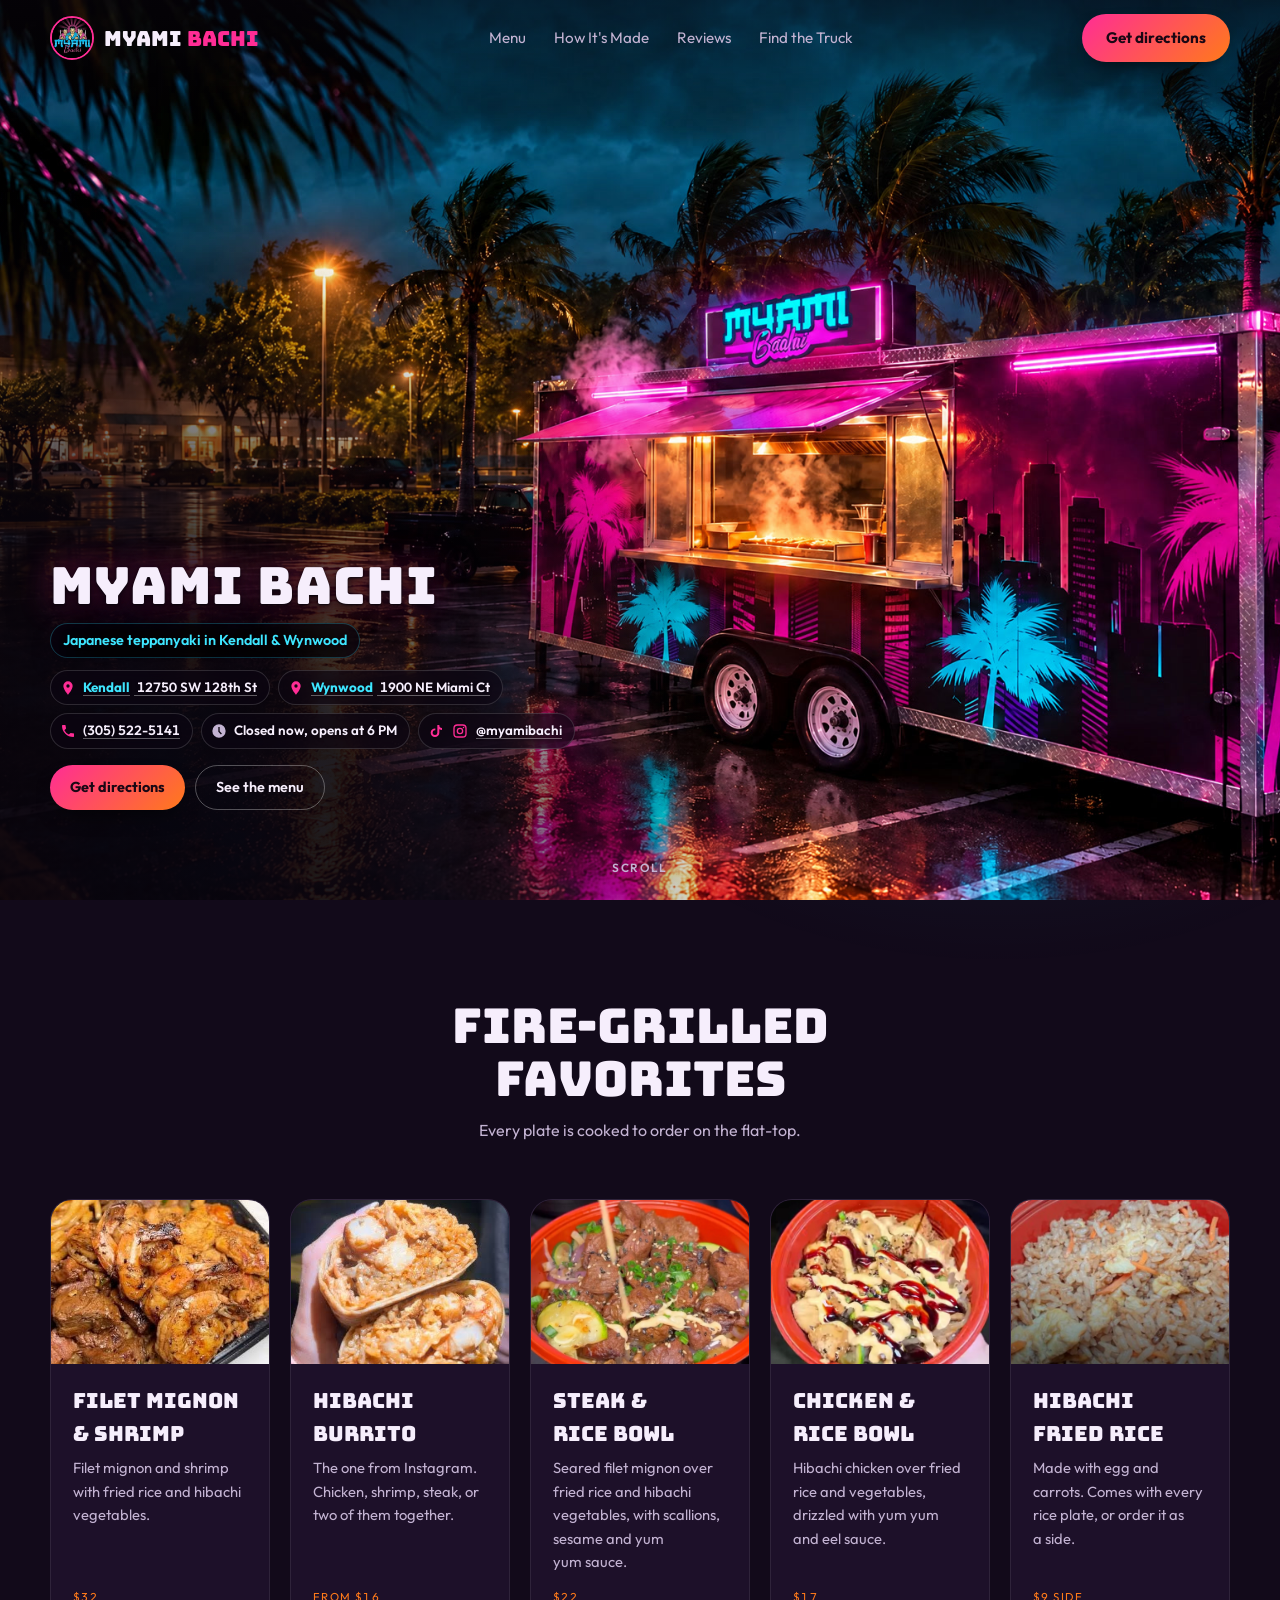
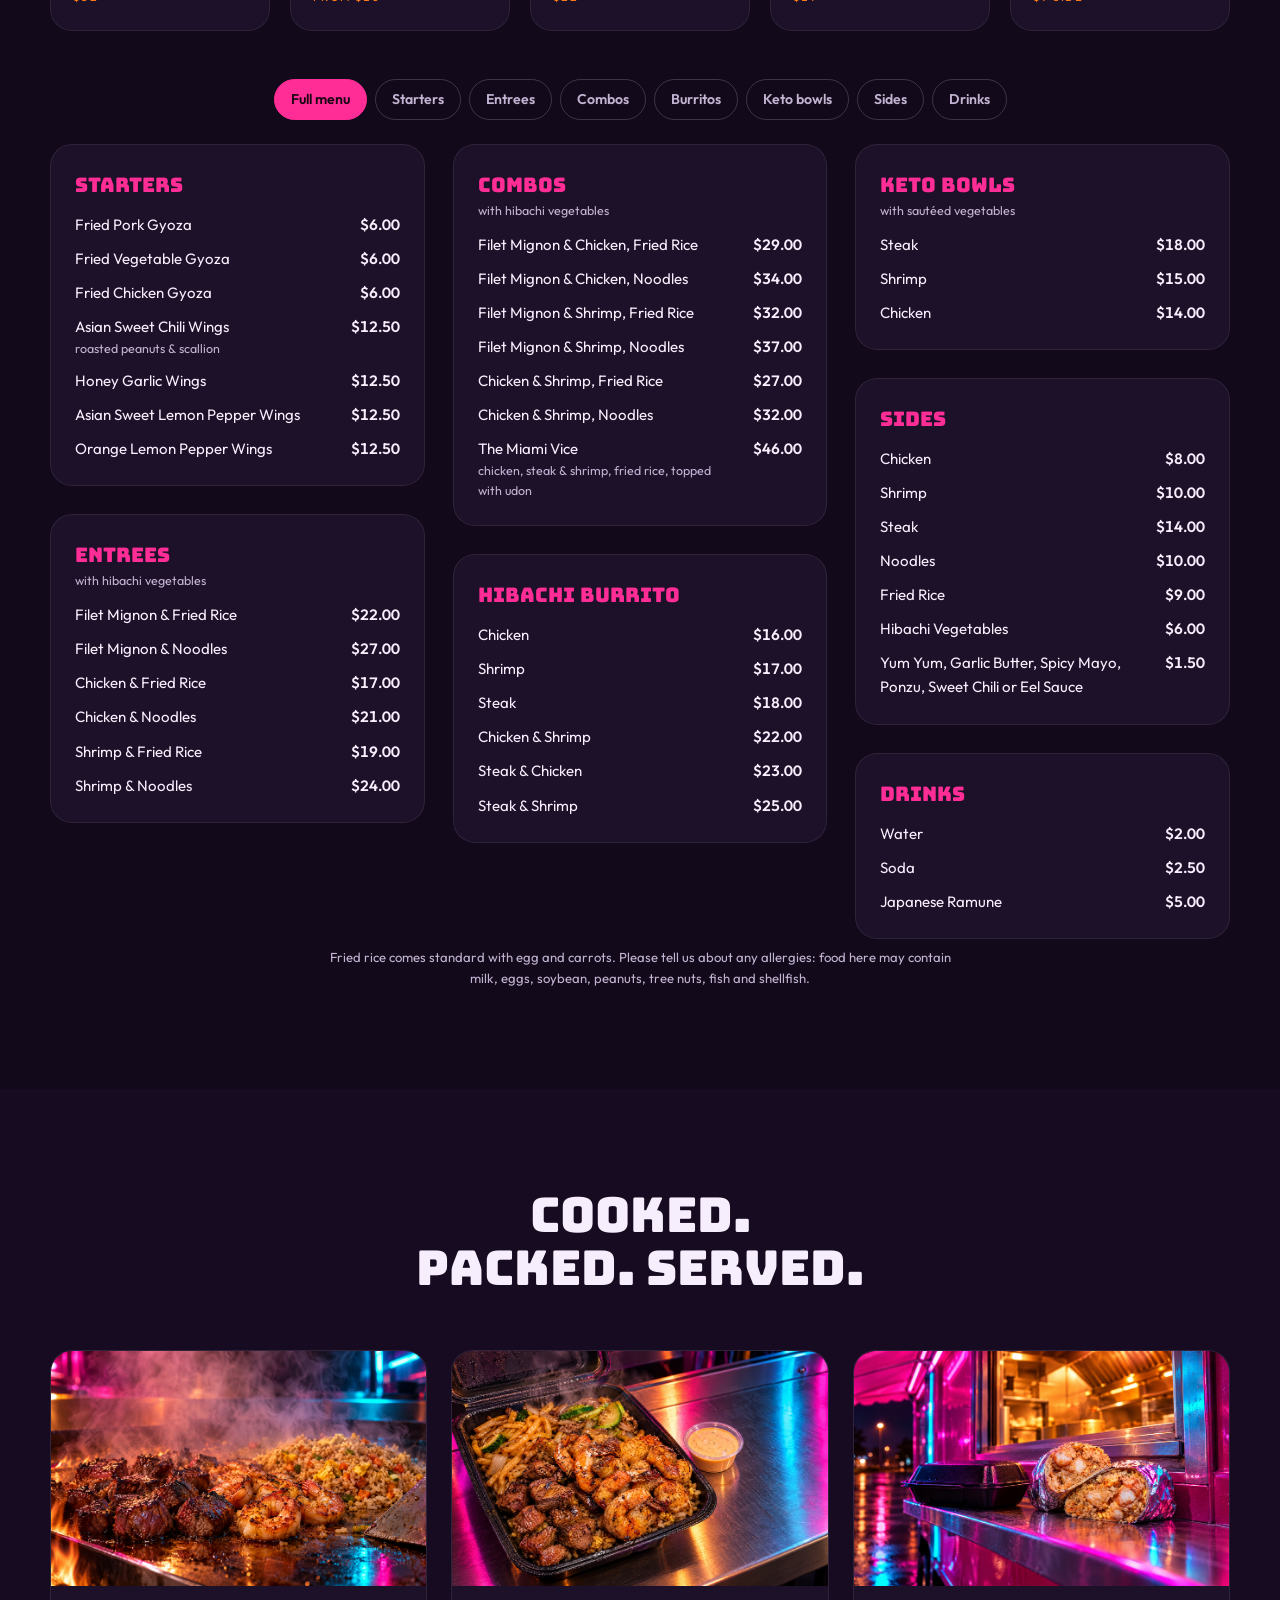
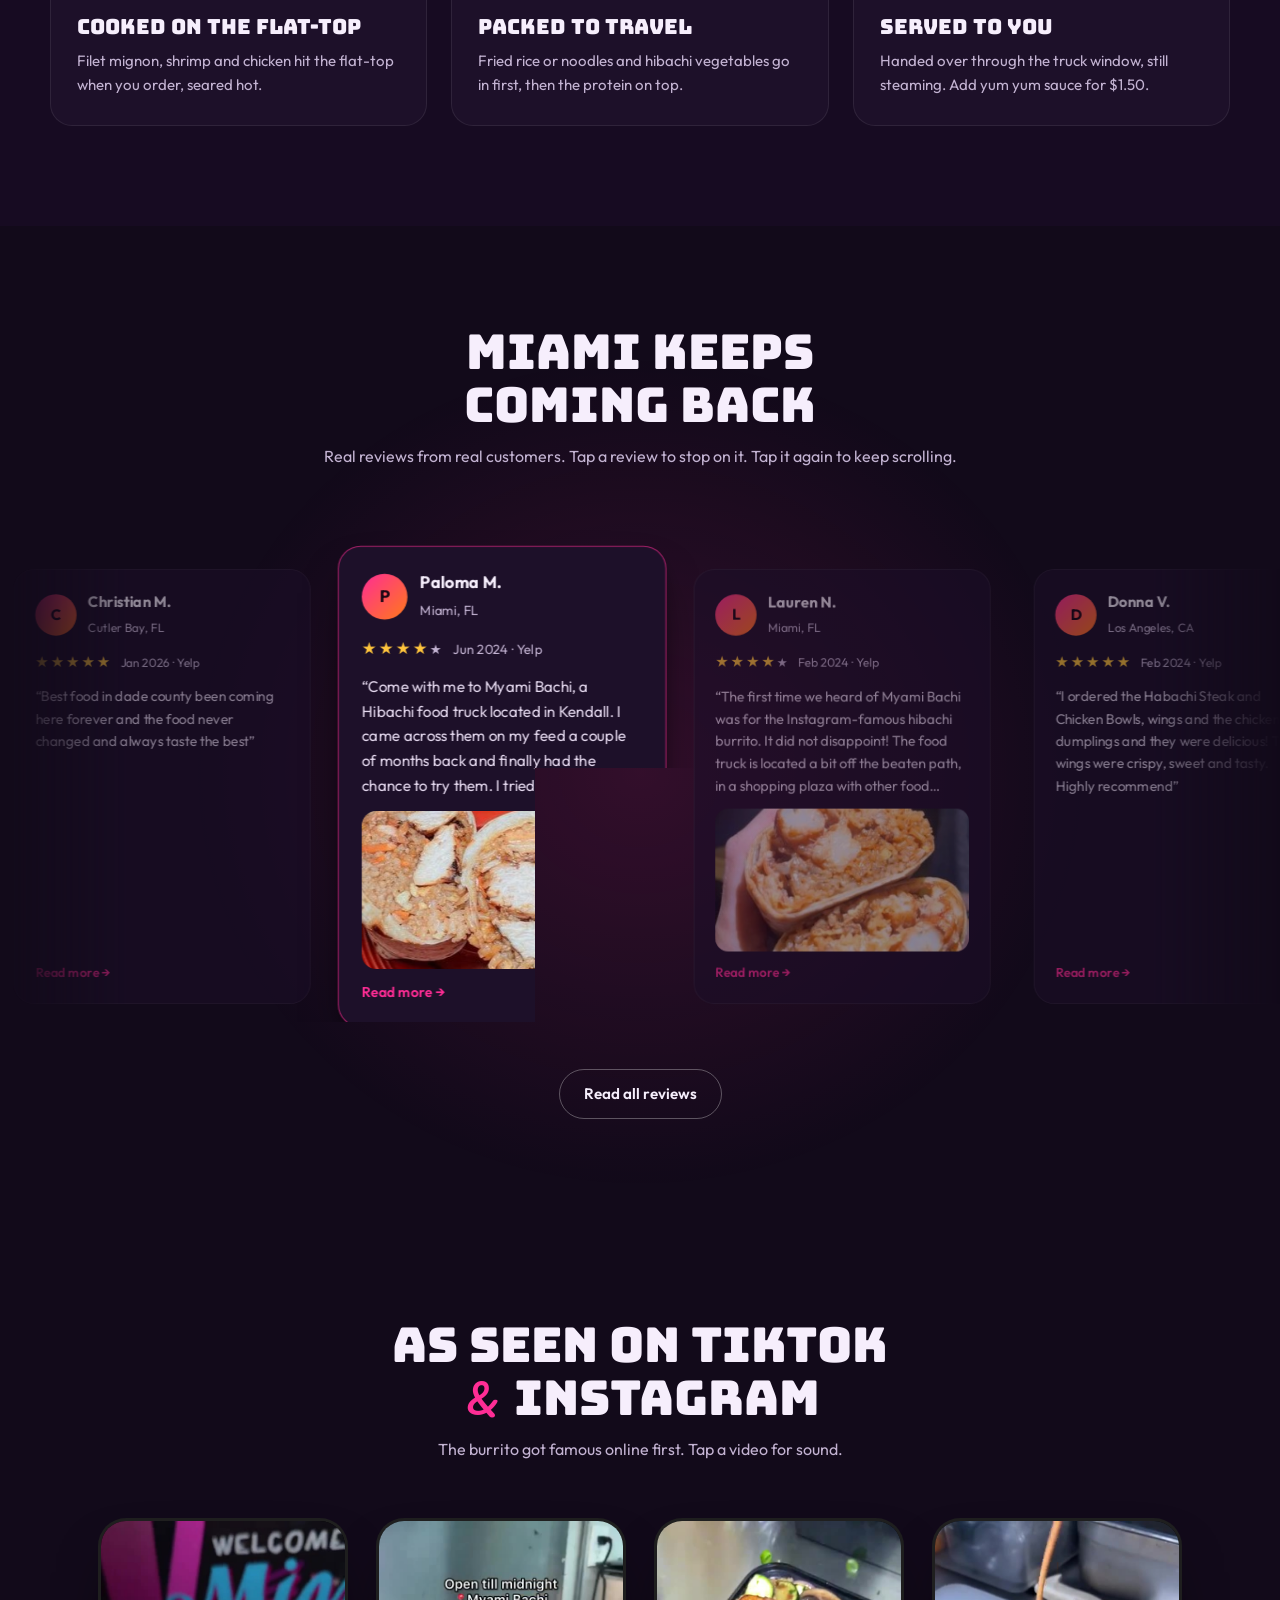
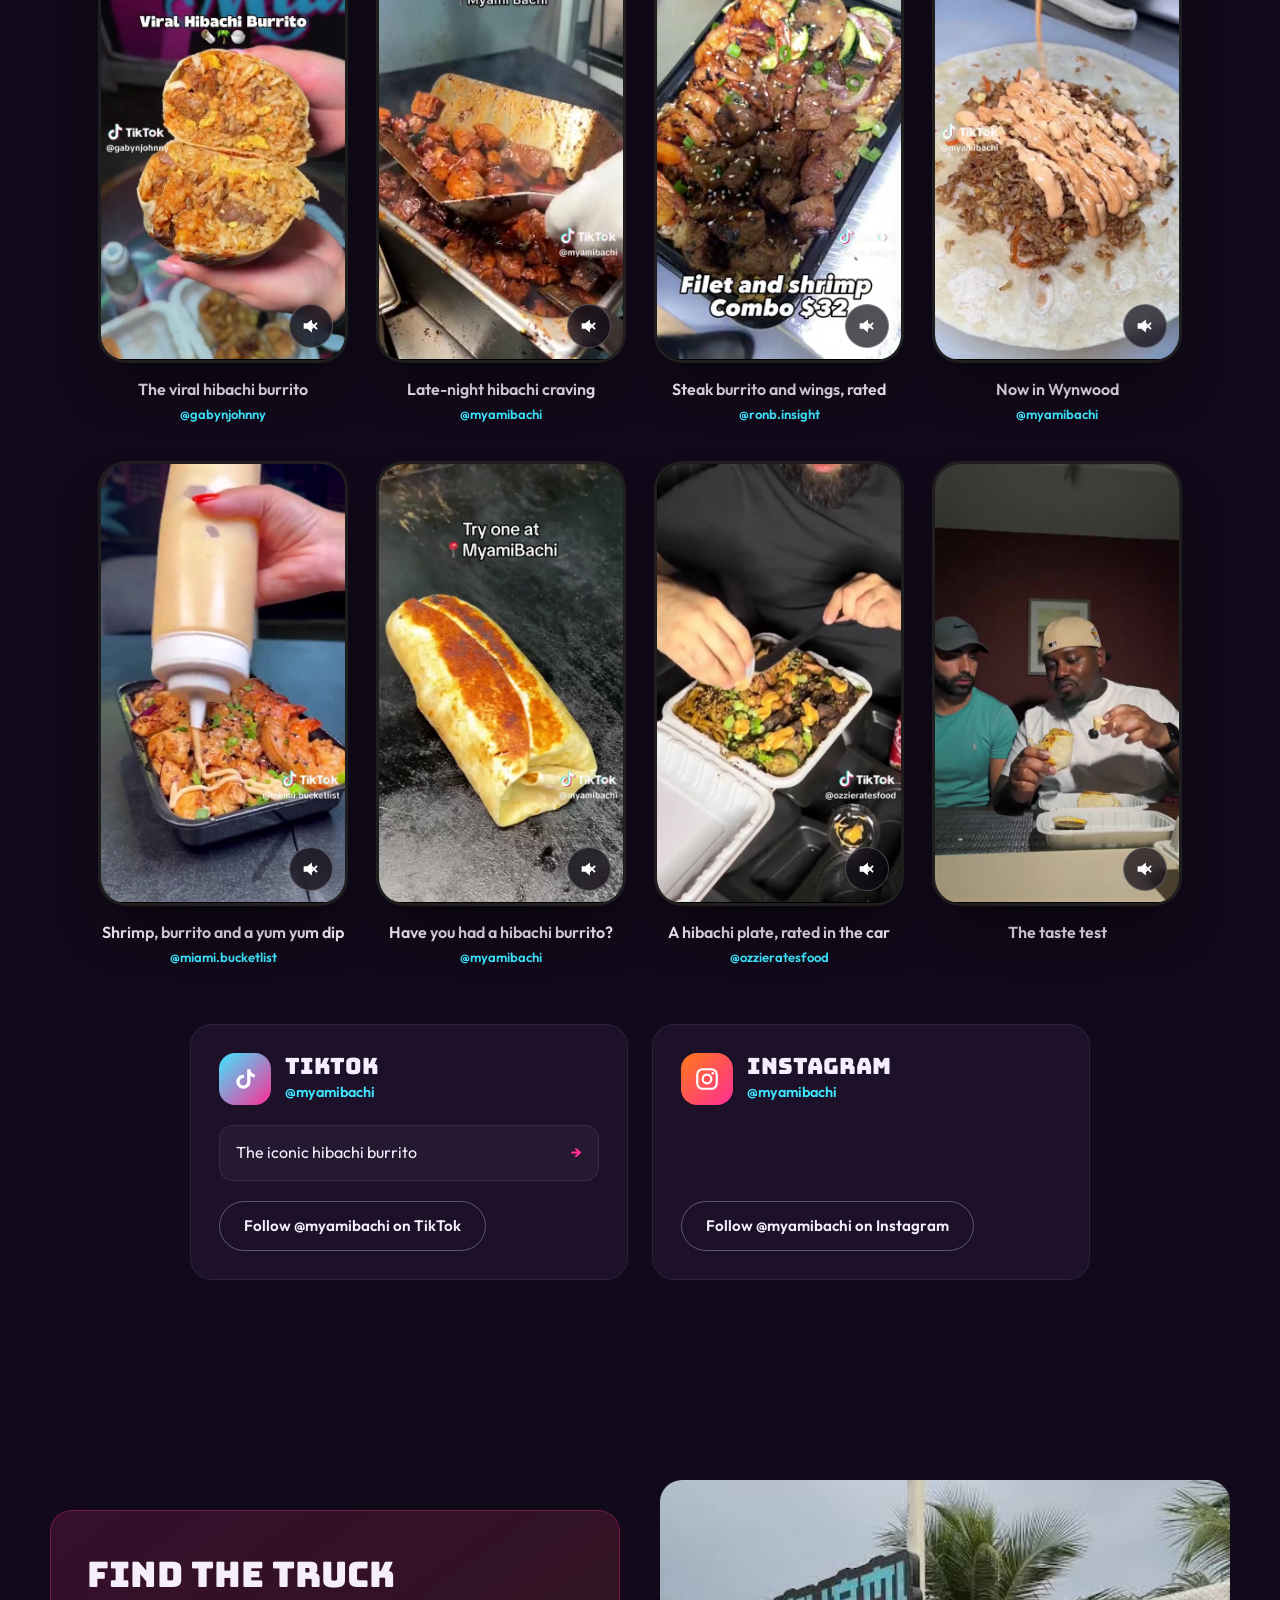
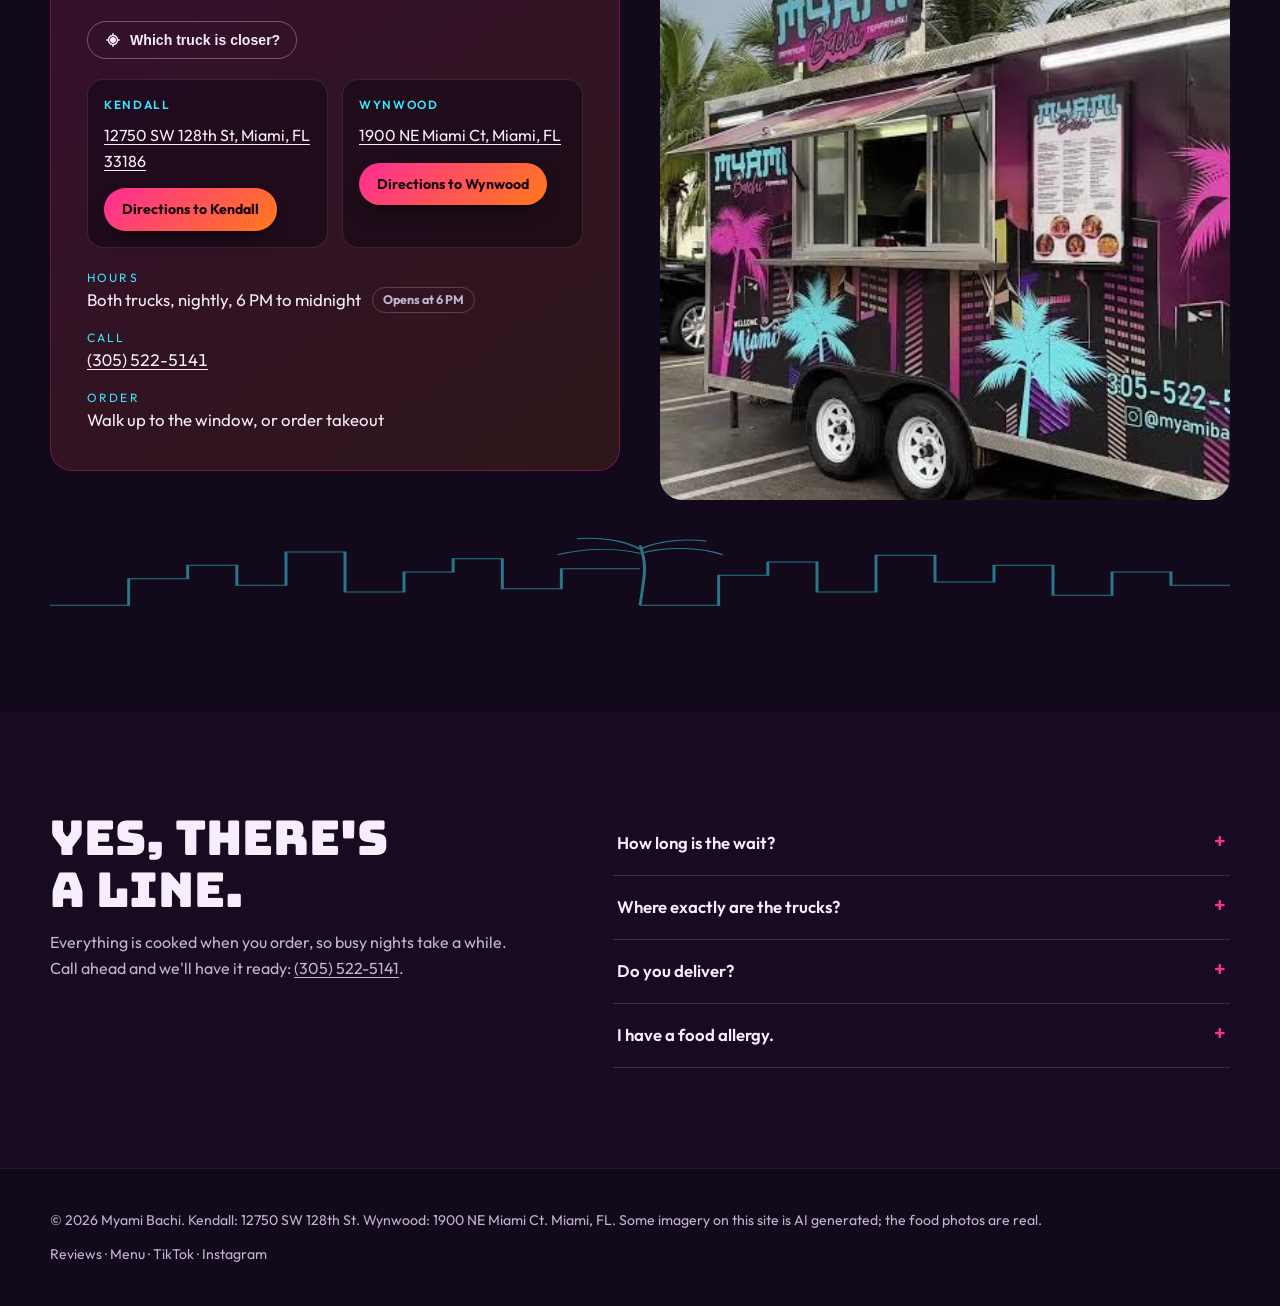
<file: index.html>
<!DOCTYPE html>
<html lang="en">
<head>
  <meta charset="UTF-8">
  <meta name="viewport" content="width=device-width, initial-scale=1.0">
  <title>Myami Bachi (Myamibachi) | Hibachi Food Truck, Miami</title>
  <meta name="description" content="Myami Bachi (Myamibachi): Japanese teppanyaki food trucks in Miami: Kendall (12750 SW 128th St) and Wynwood (1900 NE Miami Ct). Fire-grilled hibachi steak, shrimp, chicken, fried rice and hibachi burritos from a Miami food truck.">
  <link rel="icon" href="assets/img/logo.png">
  <meta name="theme-color" content="#120a1a">
  <!-- DEPLOY STEP: patch og:url and og:image with the live absolute URL -->
  <meta property="og:title" content="Myami Bachi | Hibachi food trucks in Kendall and Wynwood, Miami">
  <meta property="og:description" content="Filet mignon, shrimp and the hibachi burrito. Kendall: 12750 SW 128th St. Wynwood: 1900 NE Miami Ct.">
  <meta property="og:url" content="">
  <meta property="og:image" content="">
  <link rel="preconnect" href="https://fonts.googleapis.com">
  <link rel="preconnect" href="https://fonts.gstatic.com" crossorigin>
  <link href="https://fonts.googleapis.com/css2?family=Bungee&family=Pacifico&family=Outfit:wght@400;600&display=swap" rel="stylesheet">
  <link rel="stylesheet" href="css/styles.css">
</head>
<body>
  <div class="env" aria-hidden="true"></div>

  <nav class="nav" aria-label="Main">
    <div class="wrap">
      <a href="index.html" class="brand"><img src="assets/img/logo.png" alt="Myami Bachi logo"><span>Myami <b>Bachi</b></span></a>
      <ul class="nav-links">
        <li><a href="#menu">Menu</a></li>
        <li><a href="#process">How It's Made</a></li>
        <li><a href="#reviews">Reviews</a></li>
        <li><a href="#visit">Find the Truck</a></li>
      </ul>
      <a href="#visit" class="btn btn-hot">Get directions</a>
      <button class="menu-toggle" aria-label="Open menu">&#9776;</button>
    </div>
  </nav>

  <a class="skip" href="#main">Skip to content</a>

  <!-- HERO: the Higgsfield film loops behind the headline (assets/video/hero-loop.mp4). -->
  <header class="hero-video" id="top" aria-label="Myami Bachi">
    <video class="hero-bg" id="heroVideo" autoplay muted loop playsinline preload="auto"
           poster="assets/img/hero-poster.jpg" aria-hidden="true" tabindex="-1">
      <source src="assets/video/hero-loop.mp4" type="video/mp4">
    </video>
    <div class="hero-shade" aria-hidden="true"></div>
    <div class="hero-copy wrap">
      <h1>MYAMI BACHI</h1>
      <p class="tagline">Japanese teppanyaki in Kendall &amp; Wynwood</p>
      <ul class="hero-info">
        <li>
          <svg viewBox="0 0 24 24" aria-hidden="true"><path d="M12 2a7 7 0 0 0-7 7c0 5.2 7 13 7 13s7-7.8 7-13a7 7 0 0 0-7-7zm0 9.5A2.5 2.5 0 1 1 12 6.5a2.5 2.5 0 0 1 0 5z" fill="currentColor"/></svg>
          <a href="https://www.google.com/maps/search/?api=1&amp;query=12750+SW+128th+St+Miami+FL+33186" target="_blank" rel="noopener"><b>Kendall</b> 12750 SW 128th St</a>
        </li>
        <li>
          <svg viewBox="0 0 24 24" aria-hidden="true"><path d="M12 2a7 7 0 0 0-7 7c0 5.2 7 13 7 13s7-7.8 7-13a7 7 0 0 0-7-7zm0 9.5A2.5 2.5 0 1 1 12 6.5a2.5 2.5 0 0 1 0 5z" fill="currentColor"/></svg>
          <a href="https://www.google.com/maps/search/?api=1&amp;query=1900+NE+Miami+Ct+Miami+FL" target="_blank" rel="noopener"><b>Wynwood</b> 1900 NE Miami Ct</a>
        </li>
        <li>
          <svg viewBox="0 0 24 24" aria-hidden="true"><path d="M6.6 10.8a15.1 15.1 0 0 0 6.6 6.6l2.2-2.2a1 1 0 0 1 1-.25 11.4 11.4 0 0 0 3.6.57 1 1 0 0 1 1 1V20a1 1 0 0 1-1 1A17 17 0 0 1 3 4a1 1 0 0 1 1-1h3.5a1 1 0 0 1 1 1c0 1.25.2 2.45.57 3.6a1 1 0 0 1-.25 1z" fill="currentColor"/></svg>
          <a href="tel:+13055225141">(305) 522-5141</a>
        </li>
        <li>
          <svg viewBox="0 0 24 24" aria-hidden="true"><path d="M12 2a10 10 0 1 0 0 20 10 10 0 0 0 0-20zm1 10.4 3.3 3.3-1.4 1.4-3.9-3.9V6h2z" fill="currentColor"/></svg>
          <span class="open-status" data-open-status>Open nightly, 6 PM to midnight</span>
        </li>
        <li class="social-pill">
          <a href="https://www.tiktok.com/@myamibachi" target="_blank" rel="noopener" aria-label="Myami Bachi on TikTok"><svg viewBox="0 0 24 24" aria-hidden="true"><path d="M14 3v11.5a3.5 3.5 0 1 1-3-3.46V8.1A6.5 6.5 0 1 0 17 14.5V9.3a7 7 0 0 0 4 1.2v-3A4 4 0 0 1 17 3.5V3h-3z" fill="currentColor"/></svg></a>
          <a href="https://www.instagram.com/myamibachi/" target="_blank" rel="noopener" aria-label="Myami Bachi on Instagram"><svg viewBox="0 0 24 24" aria-hidden="true"><rect x="3" y="3" width="18" height="18" rx="5" fill="none" stroke="currentColor" stroke-width="2"/><circle cx="12" cy="12" r="4" fill="none" stroke="currentColor" stroke-width="2"/><circle cx="17.3" cy="6.7" r="1.2" fill="currentColor"/></svg></a>
          <a class="handle" href="https://www.instagram.com/myamibachi/" target="_blank" rel="noopener">@myamibachi</a>
        </li>
      </ul>
      <div class="cta-row">
        <a class="btn btn-hot" href="#visit">Get directions</a>
        <a class="btn btn-ghost" href="#menu">See the menu</a>
      </div>
    </div>
    <a class="scroll-cue label" href="#menu" aria-label="Scroll to the menu">Scroll</a>
  </header>

  <main id="main" tabindex="-1">
  <section id="menu">
    <div class="wrap">
      <div class="section-head">
        <h2>Fire-grilled favorites</h2>
        <p>Every plate is cooked to order on the flat-top.</p>
      </div>
      <div class="menu-grid">
        <article class="dish">
          <div class="media"><img src="assets/img/combo-steak-shrimp.jpg" alt="Filet mignon and shrimp hibachi combo"></div>
          <div class="dish-body">
            <h3>Filet Mignon &amp; Shrimp</h3>
            <p>Filet mignon and shrimp with fried rice and hibachi vegetables.</p>
            <span class="tag">$32</span>
          </div>
        </article>
        <article class="dish">
          <div class="media"><img src="assets/img/hibachi-burrito.jpg" alt="Shrimp hibachi burrito cut in half"></div>
          <div class="dish-body">
            <h3>Hibachi Burrito</h3>
            <p>The one from Instagram. Chicken, shrimp, steak, or two of them together.</p>
            <span class="tag">From $16</span>
          </div>
        </article>
        <article class="dish">
          <div class="media"><img src="assets/img/steak-rice-bowl.jpg" alt="Steak and rice bowl with zucchini, onion, scallions, sesame and yum yum sauce"></div>
          <div class="dish-body">
            <h3>Steak &amp; Rice Bowl</h3>
            <p>Seared filet mignon over fried rice and hibachi vegetables, with scallions, sesame and yum yum sauce.</p>
            <span class="tag">$22</span>
          </div>
        </article>
        <article class="dish">
          <div class="media"><img src="assets/img/chicken-rice-bowl.jpg" alt="Chicken and rice bowl drizzled with yum yum and eel sauce"></div>
          <div class="dish-body">
            <h3>Chicken &amp; Rice Bowl</h3>
            <p>Hibachi chicken over fried rice and vegetables, drizzled with yum yum and eel sauce.</p>
            <span class="tag">$17</span>
          </div>
        </article>
        <article class="dish">
          <div class="media"><img src="assets/img/fried-rice.jpg" alt="Hibachi fried rice with egg and carrots"></div>
          <div class="dish-body">
            <h3>Hibachi Fried Rice</h3>
            <p>Made with egg and carrots. Comes with every rice plate, or order it as a side.</p>
            <span class="tag">$9 side</span>
          </div>
        </article>
      </div>

      <div class="menu-jump" role="group" aria-label="Show one part of the menu">
        <button type="button" data-show="all" aria-pressed="true">Full menu</button>
        <button type="button" data-show="menu-starters" aria-pressed="false" aria-controls="menu-starters">Starters</button>
        <button type="button" data-show="menu-entrees" aria-pressed="false" aria-controls="menu-entrees">Entrees</button>
        <button type="button" data-show="menu-combos" aria-pressed="false" aria-controls="menu-combos">Combos</button>
        <button type="button" data-show="menu-burritos" aria-pressed="false" aria-controls="menu-burritos">Burritos</button>
        <button type="button" data-show="menu-keto" aria-pressed="false" aria-controls="menu-keto">Keto bowls</button>
        <button type="button" data-show="menu-sides" aria-pressed="false" aria-controls="menu-sides">Sides</button>
        <button type="button" data-show="menu-drinks" aria-pressed="false" aria-controls="menu-drinks">Drinks</button>
      </div>
      <div class="menu-full" id="menuFull" aria-live="polite">
        <div class="menu-col" id="menu-starters">
          <h3>Starters</h3>
          <ul>
            <li><span>Fried Pork Gyoza</span><b>$6.00</b></li>
            <li><span>Fried Vegetable Gyoza</span><b>$6.00</b></li>
            <li><span>Fried Chicken Gyoza</span><b>$6.00</b></li>
            <li><span>Asian Sweet Chili Wings <small>roasted peanuts &amp; scallion</small></span><b>$12.50</b></li>
            <li><span>Honey Garlic Wings</span><b>$12.50</b></li>
            <li><span>Asian Sweet Lemon Pepper Wings</span><b>$12.50</b></li>
            <li><span>Orange Lemon Pepper Wings</span><b>$12.50</b></li>
          </ul>
        </div>
        <div class="menu-col" id="menu-entrees">
          <h3>Entrees <small>with hibachi vegetables</small></h3>
          <ul>
            <li><span>Filet Mignon &amp; Fried Rice</span><b>$22.00</b></li>
            <li><span>Filet Mignon &amp; Noodles</span><b>$27.00</b></li>
            <li><span>Chicken &amp; Fried Rice</span><b>$17.00</b></li>
            <li><span>Chicken &amp; Noodles</span><b>$21.00</b></li>
            <li><span>Shrimp &amp; Fried Rice</span><b>$19.00</b></li>
            <li><span>Shrimp &amp; Noodles</span><b>$24.00</b></li>
          </ul>
        </div>
        <div class="menu-col" id="menu-combos">
          <h3>Combos <small>with hibachi vegetables</small></h3>
          <ul>
            <li><span>Filet Mignon &amp; Chicken, Fried Rice</span><b>$29.00</b></li>
            <li><span>Filet Mignon &amp; Chicken, Noodles</span><b>$34.00</b></li>
            <li><span>Filet Mignon &amp; Shrimp, Fried Rice</span><b>$32.00</b></li>
            <li><span>Filet Mignon &amp; Shrimp, Noodles</span><b>$37.00</b></li>
            <li><span>Chicken &amp; Shrimp, Fried Rice</span><b>$27.00</b></li>
            <li><span>Chicken &amp; Shrimp, Noodles</span><b>$32.00</b></li>
            <li><span>The Miami Vice <small>chicken, steak &amp; shrimp, fried rice, topped with udon</small></span><b>$46.00</b></li>
          </ul>
        </div>
        <div class="menu-col" id="menu-burritos">
          <h3>Hibachi Burrito</h3>
          <ul>
            <li><span>Chicken</span><b>$16.00</b></li>
            <li><span>Shrimp</span><b>$17.00</b></li>
            <li><span>Steak</span><b>$18.00</b></li>
            <li><span>Chicken &amp; Shrimp</span><b>$22.00</b></li>
            <li><span>Steak &amp; Chicken</span><b>$23.00</b></li>
            <li><span>Steak &amp; Shrimp</span><b>$25.00</b></li>
          </ul>
        </div>
        <div class="menu-col" id="menu-keto">
          <h3>Keto Bowls <small>with sautéed vegetables</small></h3>
          <ul>
            <li><span>Steak</span><b>$18.00</b></li>
            <li><span>Shrimp</span><b>$15.00</b></li>
            <li><span>Chicken</span><b>$14.00</b></li>
          </ul>
        </div>
        <div class="menu-col" id="menu-sides">
          <h3>Sides</h3>
          <ul>
            <li><span>Chicken</span><b>$8.00</b></li>
            <li><span>Shrimp</span><b>$10.00</b></li>
            <li><span>Steak</span><b>$14.00</b></li>
            <li><span>Noodles</span><b>$10.00</b></li>
            <li><span>Fried Rice</span><b>$9.00</b></li>
            <li><span>Hibachi Vegetables</span><b>$6.00</b></li>
            <li><span>Yum Yum, Garlic Butter, Spicy Mayo, Ponzu, Sweet Chili or Eel Sauce</span><b>$1.50</b></li>
          </ul>
        </div>
        <div class="menu-col" id="menu-drinks">
          <h3>Drinks</h3>
          <ul>
            <li><span>Water</span><b>$2.00</b></li>
            <li><span>Soda</span><b>$2.50</b></li>
            <li><span>Japanese Ramune</span><b>$5.00</b></li>
          </ul>
        </div>
      </div>
      <p class="menu-note">Fried rice comes standard with egg and carrots. Please tell us about any allergies: food here may contain milk, eggs, soybean, peanuts, tree nuts, fish and shellfish.</p>
    </div>
  </section>

  <section id="process" class="process">
    <div class="wrap">
      <div class="section-head">
        <h2>Cooked. Packed. Served.</h2>
      </div>
      <div class="steps">
        <figure class="step">
          <div class="media"><img src="assets/img/step-cooked.jpg" data-alt="assets/img/steak-noodles.jpg" onerror="var a=this.dataset.alt.split('|'),n=a.shift();this.dataset.alt=a.join('|');if(n)this.src=n;else this.onerror=null" alt="Filet mignon, shrimp and fried rice searing on the flat-top" loading="lazy"></div>
          <figcaption><h3>Cooked on the flat-top</h3><p>Filet mignon, shrimp and chicken hit the flat-top when you order, seared hot.</p></figcaption>
        </figure>
        <figure class="step">
          <div class="media"><img src="assets/img/step-packed.jpg" data-alt="assets/img/combo-steak-shrimp.jpg" onerror="var a=this.dataset.alt.split('|'),n=a.shift();this.dataset.alt=a.join('|');if(n)this.src=n;else this.onerror=null" alt="A takeout box of fried rice, noodles, filet mignon and shrimp with yum yum sauce" loading="lazy"></div>
          <figcaption><h3>Packed to travel</h3><p>Fried rice or noodles and hibachi vegetables go in first, then the protein on top.</p></figcaption>
        </figure>
        <figure class="step">
          <div class="media"><img src="assets/img/step-served.jpg" data-alt="assets/img/hibachi-burrito.jpg" onerror="var a=this.dataset.alt.split('|'),n=a.shift();this.dataset.alt=a.join('|');if(n)this.src=n;else this.onerror=null" alt="A hibachi burrito and a takeout box waiting on the truck's window ledge" loading="lazy"></div>
          <figcaption><h3>Served to you</h3><p>Handed over through the truck window, still steaming. Add yum yum sauce for $1.50.</p></figcaption>
        </figure>
      </div>
    </div>
  </section>

  <section id="reviews" class="reviews-strip">
    <div class="wrap">
      <div class="section-head">
        <h2>Miami keeps coming back</h2>
        <p>Real reviews from real customers. Tap a review to stop on it. Tap it again to keep scrolling.</p>
      </div>
    </div>
    <div class="marquee" id="marquee" aria-label="Customer reviews">
      <div class="marquee-track" id="marqueeTrack"></div>
    </div>

    <div class="wrap">
      <details class="all-reviews" id="allReviews">
        <summary class="btn btn-ghost"><span class="when-closed">Read all reviews</span><span class="when-open">Hide reviews</span></summary>
        <div class="all-reviews-body">
          <div class="summary">
            <div class="score">
              <b id="avg">&ndash;</b>
              <div class="stars" id="avgStars"></div>
              <small id="count"></small>
            </div>
            <div class="bars" id="bars"></div>
            <a href="https://www.yelp.com/writeareview/biz/myami-bachi-miami" target="_blank" rel="noopener" class="btn btn-hot">Write a review</a>
          </div>
          <div class="filters" id="filters">
            <button class="chip on" data-f="all">All</button>
            <button class="chip" data-f="5">5 stars</button>
            <button class="chip" data-f="4">4 stars</button>
            <button class="chip" data-f="low">3 and under</button>
            <button class="chip" data-f="photos">With photos</button>
          </div>
          <div class="review-list" id="reviewList"></div>
        </div>
      </details>
    </div>
  </section>

  <section id="seen-on" class="seen-on" hidden>
    <div class="wrap">
      <div class="section-head">
        <h2>As seen on TikTok <span class="amp">&amp;</span> Instagram</h2>
        <p>The burrito got famous online first. Tap a video for sound.</p>
      </div>
      <div class="clips" id="socialClips" hidden></div>
      <div class="social-grid" id="socialGrid"></div>
    </div>
  </section>

  <section id="visit">
    <div class="wrap visit">
      <div class="visit-card">
        <h2>Find the truck</h2>
        <div class="nearest">
          <button class="btn btn-ghost" type="button" id="nearestBtn" hidden>
            <svg viewBox="0 0 24 24" aria-hidden="true"><path d="M12 8a4 4 0 1 0 0 8 4 4 0 0 0 0-8zm9 3h-2.07A7 7 0 0 0 13 5.07V3h-2v2.07A7 7 0 0 0 5.07 11H3v2h2.07A7 7 0 0 0 11 18.93V21h2v-2.07A7 7 0 0 0 18.93 13H21v-2zm-9 6a5 5 0 1 1 0-10 5 5 0 0 1 0 10z" fill="currentColor"/></svg>
            Which truck is closer?
          </button>
          <p class="nearest-msg" id="nearestMsg" role="status" aria-live="polite"></p>
        </div>
        <div class="locations">
          <div class="location" data-loc="kendall" data-lat="25.6524" data-lng="-80.4052">
            <span class="loc-name label">Kendall</span>
            <a class="addr" href="https://www.google.com/maps/search/?api=1&amp;query=12750+SW+128th+St+Miami+FL+33186" target="_blank" rel="noopener">12750 SW 128th St, Miami, FL 33186</a>
            <a class="btn btn-hot" href="https://www.google.com/maps/dir/?api=1&amp;destination=12750+SW+128th+St+Miami+FL+33186" target="_blank" rel="noopener">Directions to Kendall</a>
          </div>
          <div class="location" data-loc="wynwood" data-lat="25.7950" data-lng="-80.1930">
            <span class="loc-name label">Wynwood</span>
            <a class="addr" href="https://www.google.com/maps/search/?api=1&amp;query=1900+NE+Miami+Ct+Miami+FL" target="_blank" rel="noopener">1900 NE Miami Ct, Miami, FL</a>
            <a class="btn btn-hot" href="https://www.google.com/maps/dir/?api=1&amp;destination=1900+NE+Miami+Ct+Miami+FL" target="_blank" rel="noopener">Directions to Wynwood</a>
          </div>
        </div>
        <dl>
          <div><dt>Hours</dt><dd>Both trucks, nightly, 6 PM to midnight <span class="open-badge" data-open-badge hidden></span></dd></div>
          <div><dt>Call</dt><dd><a class="addr" href="tel:+13055225141">(305) 522-5141</a></dd></div>
          <div><dt>Order</dt><dd>Walk up to the window, or order takeout</dd></div>
        </dl>
      </div>
      <svg class="skyline" id="skyline" viewBox="0 0 600 120" preserveAspectRatio="none" aria-hidden="true">
        <path d="M0 110 H40 V70 H70 V50 H95 V80 H120 V30 H150 V90 H180 V60 H205 V40 H230 V85 H260 V55 H300 M300 110 C302 70 304 50 300 20 M300 32 C285 22 270 26 258 34 M300 32 C315 20 332 24 342 34 M300 26 C292 12 280 8 268 10 M300 26 C310 12 324 10 334 14 M300 110 H340 V65 H365 V45 H390 V90 H420 V35 H450 V75 H480 V50 H510 V95 H540 V60 H570 V80 H600" />
      </svg>
      <img class="truck-photo" src="assets/img/truck.jpg" alt="The Myami Bachi food truck, wrapped in purple with neon palm trees">
    </div>
  </section>

  <section id="wait" class="wait">
    <div class="wrap wait-grid">
      <div class="wait-head">
        <h2>Yes, there's a line.</h2>
        <p>Everything is cooked when you order, so busy nights take a while. Call ahead and we'll have it ready: <a class="addr" href="tel:+13055225141">(305) 522-5141</a>.</p>
      </div>
      <div class="faq">
        <details><summary>How long is the wait?</summary><p>On a quiet night, a few minutes. On a busy weekend it can be 30 to 40 minutes, so calling ahead helps.</p></details>
        <details><summary>Where exactly are the trucks?</summary><p>Kendall: 12750 SW 128th St, in the shopping plaza lot with the other food trucks. Wynwood: 1900 NE Miami Ct. Look for the purple truck with neon palm trees.</p></details>
        <details><summary>Do you deliver?</summary><p>Not yet. Walk up to the window or call ahead for takeout.</p></details>
        <details><summary>I have a food allergy.</summary><p>Tell us when you order. Our food may contain milk, eggs, soybean, peanuts, tree nuts, fish and shellfish.</p></details>
      </div>
    </div>
  </section>

  </main>

  <nav class="action-bar" id="actionBar" aria-label="Quick actions">
    <a href="tel:+13055225141"><svg viewBox="0 0 24 24" aria-hidden="true"><path d="M6.6 10.8a15.1 15.1 0 0 0 6.6 6.6l2.2-2.2a1 1 0 0 1 1-.25 11.4 11.4 0 0 0 3.6.57 1 1 0 0 1 1 1V20a1 1 0 0 1-1 1A17 17 0 0 1 3 4a1 1 0 0 1 1-1h3.5a1 1 0 0 1 1 1c0 1.25.2 2.45.57 3.6a1 1 0 0 1-.25 1z" fill="currentColor"/></svg>Call</a>
    <a href="https://www.google.com/maps/dir/?api=1&amp;destination=12750+SW+128th+St+Miami+FL+33186" target="_blank" rel="noopener"><svg viewBox="0 0 24 24" aria-hidden="true"><path d="M12 2a7 7 0 0 0-7 7c0 5.2 7 13 7 13s7-7.8 7-13a7 7 0 0 0-7-7zm0 9.5A2.5 2.5 0 1 1 12 6.5a2.5 2.5 0 0 1 0 5z" fill="currentColor"/></svg>Kendall</a>
    <a href="https://www.google.com/maps/dir/?api=1&amp;destination=1900+NE+Miami+Ct+Miami+FL" target="_blank" rel="noopener"><svg viewBox="0 0 24 24" aria-hidden="true"><path d="M12 2a7 7 0 0 0-7 7c0 5.2 7 13 7 13s7-7.8 7-13a7 7 0 0 0-7-7zm0 9.5A2.5 2.5 0 1 1 12 6.5a2.5 2.5 0 0 1 0 5z" fill="currentColor"/></svg>Wynwood</a>
  </nav>

  <footer>
    <div class="wrap">
      <span>&copy; <span id="year"></span> Myami Bachi. Kendall: 12750 SW 128th St. Wynwood: 1900 NE Miami Ct. Miami, FL. Some imagery on this site is AI generated; the food photos are real.</span>
      <span class="foot-links"><a href="#reviews">Reviews</a> &middot; <a href="#menu">Menu</a><span id="footSocial"></span></span>
    </div>
  </footer>

  <script src="js/reviews-data.js"></script>
  <script src="js/social-data.js"></script>
  <script src="js/reviews.js"></script>
  <script src="js/main.js"></script>
  <script src="js/hero.js"></script>
  <script src="js/visit.js"></script>
</body>
</html>
</file>
<file: css/styles.css>
:root {
  --night: #120a1a;
  --night-2: #170b22;
  --panel: #1d1029;
  --line: rgba(255, 255, 255, 0.08);
  --text: #f6eefc;
  --muted: #c3b3d2;
  --pink: #ff2d95;
  --cyan: #3ee6ff;
  --flame: #ff7a1a;
  --gold: #ffc53d;
  --radius: 22px;
  --text-2: #c3b3d2;
  --display: "Bungee", "Arial Black", sans-serif;
  --script: "Pacifico", cursive;
  --body: "Outfit", system-ui, sans-serif;
  --ease-out: cubic-bezier(.16, 1, .3, 1); /* exponential ease-out */
  --ink: #1a0714;          /* dark text on neon fills */
  --lift: 0 24px 50px -20px rgba(0,0,0,.85), 0 8px 18px -8px rgba(0,0,0,.6); /* neutral elevation */
  --ease-in-out: cubic-bezier(.65, 0, .35, 1);
  --tshadow: 0 1px 2px rgba(8,4,12,.95), 0 3px 12px rgba(8,4,12,.78), 0 10px 44px rgba(8,4,12,.8);
}

* { box-sizing: border-box; margin: 0; padding: 0; }
html { scroll-behavior: smooth; }
body {
  background: var(--night);
  color: var(--text);
  font-family: var(--body);
  line-height: 1.6;
  overflow-x: hidden; overflow-x: clip;
}
html { overflow-x: hidden; overflow-x: clip; }
:focus-visible { outline: 2px solid var(--pink); outline-offset: 3px; border-radius: 6px; }
@media (pointer: coarse) { .btn { min-height: 44px; display: inline-flex; align-items: center; justify-content: center; } }
img { display: block; max-width: 100%; }

/* Browser surfaces carry the palette too */
::selection { background: var(--pink); color: var(--ink); }
html { caret-color: var(--pink); scrollbar-color: rgba(255,45,149,.55) var(--night); accent-color: var(--pink); }
::-webkit-scrollbar { width: 11px; height: 11px; }
::-webkit-scrollbar-track { background: var(--night); }
::-webkit-scrollbar-thumb { background: rgba(255,45,149,.45); border-radius: 99px; border: 3px solid var(--night); }
::-webkit-scrollbar-thumb:hover { background: var(--pink); }
h1, h2, h3 { text-wrap: balance; }
p, dd, li { text-wrap: pretty; }
.menu-col li b, .dish .tag, .score b, .bar span, .hero-info, .visit-card dd { font-variant-numeric: tabular-nums; }
a { color: inherit; text-decoration: none; }

.wrap { width: min(1180px, 100% - 32px); margin-inline: auto; }

/* ---------- Nav ---------- */
.nav {
  position: fixed; inset: 0 0 auto; z-index: 50;
  padding: 14px 0;
  transition: background .3s, backdrop-filter .3s;
}
.nav.scrolled { background: rgba(12, 6, 18, .78); backdrop-filter: blur(14px); border-bottom: 1px solid var(--line); }
.nav .wrap { display: flex; align-items: center; justify-content: space-between; gap: 16px; }
.brand { display: flex; align-items: center; gap: 10px; font-family: var(--display); font-size: 1.3rem; }
.brand img { width: 44px; height: 44px; border-radius: 50%; border: 2px solid var(--pink); }
.brand span b { color: var(--pink); font-weight: 400; }
.nav-links { display: flex; gap: 28px; list-style: none; font-size: .95rem; }
.nav-links a { color: var(--muted); transition: color .2s; }
.nav-links a:hover, .nav-links a.active { color: var(--text); }
.btn {
  display: inline-flex; align-items: center; gap: 8px;
  padding: 12px 24px; border-radius: 999px;
  font-weight: 600; font-size: .95rem; cursor: pointer; border: 0;
  transition: transform .2s, box-shadow .2s;
}
.btn-hot { background: linear-gradient(135deg, var(--pink), var(--flame)); color: var(--ink); font-weight: 700; box-shadow: 0 10px 22px -10px rgba(0,0,0,.8); }
.btn-hot:hover { transform: translateY(-2px); box-shadow: 0 16px 28px -12px rgba(0,0,0,.9); }
.btn-ghost { border: 1.5px solid rgba(255,255,255,.3); color: var(--text); background: transparent; }
.btn-ghost:hover { border-color: var(--cyan); color: var(--cyan); }
.menu-toggle { display: none; background: none; border: 0; color: var(--text); font-size: 1.6rem; cursor: pointer; }

/* ---------- Hero: scroll-scrubbed film in the 3D neon frame ---------- */
.skip { position: absolute; left: -9999px; top: 8px; z-index: 100; padding: 10px 16px; background: var(--pink); color: var(--ink); border-radius: 10px; }
.skip:focus { left: 16px; }
.sr-only { position: absolute; width: 1px; height: 1px; overflow: hidden; clip: rect(0 0 0 0); white-space: nowrap; }
.label { font-family: var(--body); font-weight: 600; font-size: .74rem; letter-spacing: .14em; text-transform: uppercase; }

.hero-video {
  position: relative; min-height: 100vh; min-height: 100svh;
  display: flex; align-items: flex-end; overflow: hidden;
  padding: 120px 0 clamp(64px, 10vh, 110px);
  background: var(--night) url('../assets/img/hero-poster.jpg') center / cover no-repeat;
}
.hero-bg { position: absolute; inset: 0; width: 100%; height: 100%; object-fit: cover; }
.hero-video.no-video .hero-bg { display: none; }
.hero-shade { /* darkens only the bottom-left corner behind the text, plus a strip under the nav */
  position: absolute; inset: 0; pointer-events: none;
  background:
    radial-gradient(ellipse 60% 80% at 0% 100%, rgba(8,4,12,.95) 0%, rgba(8,4,12,.9) 48%, rgba(8,4,12,0) 100%),
    linear-gradient(180deg, rgba(8,4,12,.55) 0%, rgba(8,4,12,0) 16%);
}
.hero-copy { position: relative; z-index: 2; text-shadow: var(--tshadow); max-width: 560px; margin-left: max(16px, calc((100% - 1180px) / 2)); margin-right: 16px; width: auto; }
.hero-copy .tagline { display: inline-block; margin-top: 12px; padding: 5px 12px; border-radius: 999px; background: rgba(12,6,18,.72); border: 1px solid rgba(62,230,255,.25); backdrop-filter: blur(10px); color: var(--cyan); font-weight: 600; font-size: .9rem; }
.hero-copy h1 { font-family: var(--display); font-weight: 400; font-size: clamp(2.2rem, 4vw, 3.6rem); line-height: 1; letter-spacing: .02em; text-shadow: var(--tshadow), 0 0 32px rgba(255,45,149,.45); }
.hero-info { list-style: none; display: flex; flex-wrap: wrap; gap: 8px; margin-top: 12px; }
.hero-info li {
  display: inline-flex; align-items: center; gap: 7px; padding: 6px 12px 6px 9px; border-radius: 999px;
  background: rgba(12,6,18,.62); border: 1px solid rgba(255,255,255,.14); backdrop-filter: blur(10px);
  font-weight: 600; font-size: .84rem; text-shadow: 0 1px 3px rgba(8,4,12,.85);
}
.hero-info svg { width: 16px; height: 16px; color: var(--pink); flex: none; }
.hero-info a { text-decoration: underline; text-decoration-color: rgba(255,255,255,.35); text-underline-offset: 3px; transition: color .25s var(--ease-out), text-decoration-color .25s var(--ease-out); }
.hero-info a:hover { color: var(--cyan); text-decoration-color: var(--cyan); }
.hero-copy .cta-row { margin-top: 16px; gap: 10px; }
.hero-copy .cta-row .btn { padding: 10px 20px; font-size: .9rem; }
.hero-copy .btn { text-shadow: none; }
.cta-row { display: flex; gap: 14px; flex-wrap: wrap; margin-top: 26px; }
.scroll-cue { position: absolute; left: 50%; bottom: 22px; translate: -50% 0; color: var(--text-2); z-index: 2; animation: cue 2.4s var(--ease-in-out) -1.2s infinite; }
@keyframes cue { 50% { transform: translateY(6px); opacity: .5; } }
@media (max-width: 720px) {
  /* Phones: the video plays uncovered on top, the text sits below it */
  .hero-video { display: block; min-height: 0; padding: 0; background: var(--night); }
  .hero-bg { position: relative; height: 60svh; min-height: 340px; }
  .hero-shade { bottom: auto; height: 60svh; min-height: 340px; background: linear-gradient(180deg, rgba(8,4,12,.6) 0%, rgba(8,4,12,0) 22%), linear-gradient(0deg, var(--night) 0%, rgba(18,10,26,0) 22%); }
  .hero-copy { margin: -12px 16px 0; padding-bottom: 44px; max-width: none; }
  .scroll-cue { display: none; }
}
@media (max-height: 560px) { .scroll-cue { display: none; } }

/* One environment behind everything: a slow plum-to-pink glow */
.env { position: fixed; inset: -20%; z-index: -1; pointer-events: none;
  background: radial-gradient(40% 35% at 30% 30%, rgba(255,45,149,.10), transparent 70%), radial-gradient(35% 30% at 70% 70%, rgba(62,230,255,.07), transparent 70%);
  animation: envdrift 70s linear -20s infinite alternate; }
@keyframes envdrift { to { transform: translate3d(6%, -4%, 0) rotate(8deg); } }
body.paused *, body.paused *::before, body.paused *::after { animation-play-state: paused !important; }

/* ---------- Sections ---------- */
.hero-ctas { display: flex; flex-wrap: wrap; gap: 14px; }
section { padding: 100px 0; }
.section-head { text-align: center; max-width: 640px; margin: 0 auto 56px; }
.section-head h2 { font-family: var(--display); font-weight: 400; font-size: clamp(2rem, 4vw, 3rem); line-height: 1.1; }
.section-head p { color: var(--muted); margin-top: 12px; }

.menu-grid { display: grid; grid-template-columns: repeat(auto-fit, minmax(200px, 1fr)); gap: 20px; }
.dish {
  background: var(--panel); border: 1px solid var(--line); border-radius: var(--radius); overflow: hidden;
  transition: transform .3s, border-color .3s;
}
.dish img { width: 100%; aspect-ratio: 4 / 3; object-fit: cover; }
.dish { display: flex; flex-direction: column; }
.dish-body { padding: 20px 22px 24px; flex: 1; display: flex; flex-direction: column; }
.dish-body .tag { margin-top: auto; padding-top: 14px; }
@media (max-width: 1180px) and (min-width: 721px) { .menu-grid { grid-template-columns: repeat(3, 1fr); } }
.dish h3 { font-family: var(--display); font-weight: 400; font-size: 1.3rem; }
.dish p { color: var(--muted); font-size: .92rem; margin-top: 6px; }
.tag { display: inline-block; margin-top: 14px; font-size: .72rem; letter-spacing: .12em; text-transform: uppercase; color: var(--flame); }

.menu-full {
  margin-top: 56px; columns: 3 300px; column-gap: 28px;
}
.menu-col { break-inside: avoid; margin-bottom: 28px; padding: 24px; border-radius: var(--radius); background: var(--panel); border: 1px solid var(--line); }
.menu-col h3 { font-family: var(--display); font-weight: 400; font-size: 1.25rem; color: var(--pink); margin-bottom: 12px; }
.menu-col h3 small, .menu-col li small { display: block; font-family: var(--body); font-size: .78rem; color: var(--muted); }
.menu-col ul { list-style: none; display: grid; gap: 10px; }
.menu-col li { display: flex; justify-content: space-between; align-items: baseline; gap: 16px; font-size: .94rem; }
.menu-col li b { color: var(--text); font-weight: 600; white-space: nowrap; }
.menu-note { color: var(--muted); font-size: .82rem; text-align: center; max-width: 70ch; margin: 8px auto 0; }
.addr { text-decoration: underline; text-underline-offset: 3px; }
.visit img.truck-photo { position: relative; z-index: 1; aspect-ratio: 3 / 4; max-height: 620px; object-position: center 40%; }

.process { background: var(--night-2); }
.steps { display: grid; grid-template-columns: repeat(3, 1fr); gap: 24px;  }
.step { position: relative; margin: 0; border-radius: var(--radius); background: var(--panel); border: 1px solid var(--line); overflow: hidden; }
.step img { width: 100%; aspect-ratio: 16 / 10; object-fit: cover; }
.step figcaption { padding: 24px 26px 28px; }
.step h3 { font-family: var(--display); font-weight: 400; font-size: 1.3rem; }
.step p { color: var(--muted); font-size: .94rem; margin-top: 6px; }

.visit { display: grid; grid-template-columns: 1fr 1fr; gap: 40px; align-items: center; }
.visit-card { padding: 36px; border-radius: var(--radius); background: linear-gradient(145deg, rgba(255,45,149,.15), rgba(255,122,26,.12)); border: 1px solid rgba(255,45,149,.3); }
.visit-card h2 { font-family: var(--display); font-weight: 400; font-size: 2.2rem; }
.locations { display: grid; grid-template-columns: 1fr 1fr; gap: 14px; margin-top: 20px; }
.location { display: flex; flex-direction: column; gap: 8px; padding: 16px; border-radius: 16px; background: rgba(12,6,18,.45); border: 1px solid rgba(255,255,255,.1); }
.location .loc-name { color: var(--cyan); }
.location .addr { font-size: 1rem; }
.location .btn { align-self: flex-start; margin-top: 6px; padding: 10px 18px; font-size: .88rem; }
@media (max-width: 520px) { .locations { grid-template-columns: 1fr; } }
.hero-info .social-pill { gap: 8px; }
.hero-info .social-pill a:not(.handle) { display: inline-grid; place-items: center; text-decoration: none; }
.hero-info .social-pill a:not(.handle) svg { transition: color .25s var(--ease-out), transform .25s var(--ease-out); }
.hero-info .social-pill a:not(.handle):hover svg { color: var(--cyan); transform: scale(1.15); }
.hero-info a b { color: var(--cyan); font-weight: 700; margin-right: 4px; }
.visit-card dl { margin-top: 20px; display: grid; gap: 14px; }
.visit-card dt { font-size: .75rem; letter-spacing: .18em; text-transform: uppercase; color: var(--cyan); }
.visit-card dd { font-size: 1.05rem; }
.visit img { border-radius: var(--radius); aspect-ratio: 1; object-fit: cover; width: 100%; }

/* Reviews carousel */
.reviews-strip { overflow: hidden; background: radial-gradient(50% 60% at 50% 55%, rgba(255,45,149,.14), transparent 70%); }
.marquee {
  position: relative; padding: 30px 0;
  mask-image: linear-gradient(90deg, transparent, #000 10%, #000 90%, transparent);
}
.marquee-track { display: flex; gap: 24px; width: max-content; will-change: transform; }
.marquee.static { overflow-x: auto; mask-image: none; padding-inline: 16px; }
.mq-card {
  flex: 0 0 316px; display: flex; flex-direction: column; gap: 12px;
  padding: 22px; border-radius: var(--radius); background: var(--panel); border: 1px solid var(--line);
  opacity: .55; transform: scale(.94);
  transition: transform .6s ease, opacity .6s ease, border-color .6s ease, box-shadow .6s ease;
}
.mq-card.spot {
  opacity: 1; transform: scale(1.04); border-color: rgba(255,45,149,.6);
  box-shadow: var(--lift);
}
.mq-card { cursor: pointer; }
.mq-card:focus-visible { outline: 2px solid var(--pink); outline-offset: 4px; }
.mq-card.selected {
  opacity: 1; transform: scale(1.07); border-color: rgba(255,45,149,.6);
  box-shadow: var(--lift);
}
.marquee.has-selection .mq-card:not(.selected) { opacity: .4; }
.mq-top { display: flex; align-items: center; gap: 12px; }
.mq-top h3 { font-size: 1rem; }
.mq-top span, .mq-meta span:last-child { font-size: .8rem; color: var(--muted); }
.mq-meta .stars { font-size: 1rem; margin-right: 6px; }
.mq-text { color: #e4d8ee; font-size: .93rem; display: -webkit-box; -webkit-line-clamp: 5; -webkit-box-orient: vertical; overflow: hidden; }
.mq-empty { color: var(--muted); font-style: italic; }
.mq-card img { border-radius: 14px; aspect-ratio: 16 / 9; object-fit: cover; }
.mq-more { margin-top: auto; font-size: .85rem; color: var(--pink); font-weight: 600; }
.all-reviews { margin-top: 20px; scroll-margin-top: 90px; }
.all-reviews > summary { display: flex; width: fit-content; margin: 0 auto; list-style: none; }
.all-reviews > summary::-webkit-details-marker { display: none; }
.all-reviews[open] > summary { margin-bottom: 36px; }
.all-reviews .when-open, .all-reviews[open] .when-closed { display: none; }
.all-reviews[open] .when-open { display: inline; }
.all-reviews-body .filters { margin-top: 32px; }

.review-photos { display: grid; grid-template-columns: repeat(auto-fill, minmax(120px, 1fr)); gap: 8px; }
.review-photos img { aspect-ratio: 4 / 3; }
.review time { margin-left: 6px; }
.muted-note { color: var(--muted); font-style: italic; }
.muted-note a { color: var(--pink); font-style: normal; font-weight: 600; }

/* As seen on TikTok & Instagram */
.seen-on .amp { font-family: var(--script); color: var(--pink); font-size: .8em; padding: 0 .15em; }
.social-grid { display: grid; grid-template-columns: repeat(auto-fit, minmax(300px, 1fr)); gap: 24px; max-width: 900px; margin-inline: auto; }
.social-card { display: flex; flex-direction: column; gap: 20px; padding: 28px; border-radius: var(--radius); background: var(--panel); border: 1px solid var(--line); transition: border-color .4s var(--ease-out), transform .4s var(--ease-out); }
.social-card:hover { border-color: rgba(255,45,149,.5); transform: translateY(-4px); }
.social-card header { display: flex; align-items: center; gap: 14px; }
.social-card h3 { font-family: var(--display); font-weight: 400; font-size: 1.4rem; line-height: 1.1; }
.social-card .handle { color: var(--cyan); font-weight: 600; font-size: .9rem; }
.social-icon { width: 52px; height: 52px; border-radius: 16px; display: grid; place-items: center; color: #fff; }
.social-icon svg { width: 26px; height: 26px; }
.tiktok .social-icon { background: linear-gradient(135deg, var(--cyan), var(--pink)); }
.instagram .social-icon { background: linear-gradient(135deg, var(--flame), var(--pink)); }
.social-posts { list-style: none; display: grid; gap: 10px; }
.social-post { display: flex; justify-content: space-between; align-items: baseline; gap: 12px; padding: 14px 16px; border-radius: 14px; background: rgba(255,255,255,.04); border: 1px solid var(--line); transition: border-color .3s var(--ease-out), background .3s var(--ease-out); }
.social-post:hover { border-color: var(--cyan); background: rgba(62,230,255,.06); }
.social-post b { color: var(--pink); }
.social-card .btn { align-self: flex-start; margin-top: auto; }
.clips { display: grid; grid-template-columns: repeat(4, minmax(0, 250px)); justify-content: center; gap: 36px 28px; margin-bottom: 56px; }
.clip {
  margin: 0; opacity: 0;
  transform: translateY(70px) rotate(var(--tilt, -7deg)) scale(.88);
  transition: opacity .7s var(--ease-out) var(--delay, 0ms), transform 1.1s var(--ease-out) var(--delay, 0ms);
}
.clip.in { opacity: 1; transform: none; }
.phone {
  position: relative; aspect-ratio: 9 / 16; border-radius: 28px; overflow: hidden; cursor: pointer;
  background: #000; border: 3px solid rgba(255,255,255,.12);
  box-shadow: 0 30px 60px -24px rgba(0,0,0,.8);
  transition: transform .45s var(--ease-out), border-color .45s var(--ease-out), box-shadow .45s var(--ease-out);
}
.phone video { width: 100%; height: 100%; object-fit: cover; display: block; }
.clip.sound-on .phone { border-color: rgba(255,45,149,.8); box-shadow: var(--lift); }
@media (hover: hover) { .phone:hover { transform: translateY(-8px); border-color: rgba(255,45,149,.6); box-shadow: var(--lift); } }
.sound {
  position: absolute; right: 12px; bottom: 12px; width: 44px; height: 44px; border-radius: 50%;
  display: grid; place-items: center; border: 1px solid rgba(255,255,255,.25); cursor: pointer;
  background: rgba(12,6,18,.7); color: #fff; backdrop-filter: blur(8px); pointer-events: none;
}
.sound svg { width: 22px; height: 22px; }
.sound .on, .clip.sound-on .sound .off { display: none; }
.clip.sound-on .sound .on { display: block; }
.clip.sound-on .sound { background: var(--pink); border-color: var(--pink); color: var(--ink); }
.clip figcaption { display: flex; flex-direction: column; align-items: center; gap: 2px; margin-top: 14px; text-align: center; }
.clip figcaption b { font-weight: 600; }
.clip .credit { font-size: .82rem; font-weight: 600; color: var(--cyan); }
a.credit:hover { text-decoration: underline; text-underline-offset: 3px; }
@media (max-width: 1100px) { .clips { grid-template-columns: repeat(3, minmax(0, 240px)); } }
@media (max-width: 720px) {
  .clips { grid-template-columns: repeat(2, minmax(0, 1fr)); gap: 24px 14px; }
  .phone { border-radius: 20px; }
  .sound { width: 38px; height: 38px; right: 8px; bottom: 8px; }
  .clip figcaption b { font-size: .88rem; line-height: 1.3; }
}
}
.foot-links a { text-decoration: underline; text-underline-offset: 3px; }

/* The line: FAQ */
.wait { background: var(--night-2); }
.wait-grid { display: grid; grid-template-columns: 1fr 1.2fr; gap: 48px; align-items: start; }
.wait-head h2 { font-family: var(--display); font-weight: 400; font-size: clamp(2rem, 4vw, 3rem); line-height: 1.08; }
.wait-head p { color: var(--muted); margin-top: 14px; max-width: 44ch; }
.faq details { border-bottom: 1px solid rgba(255,255,255,.14); padding: 18px 4px; }
.faq summary { cursor: pointer; font-weight: 600; font-size: 1.05rem; list-style: none; display: flex; justify-content: space-between; gap: 16px; }
.faq summary::-webkit-details-marker { display: none; }
.faq summary::after { content: "+"; color: var(--pink); font-size: 1.3rem; line-height: 1; transition: transform .3s var(--ease-out); }
.faq details[open] summary::after { transform: rotate(45deg); }
.faq details p { color: var(--muted); margin-top: 10px; max-width: 60ch; }

.visit { position: relative; }
/* The skyline gets its own full-width row under the card and photo, so it never runs behind either */
.skyline { grid-row: 2; grid-column: 1 / -1; display: block; width: 100%; height: 80px; margin-top: -8px; pointer-events: none; opacity: .5; }
.skyline path { fill: none; stroke: var(--cyan); stroke-width: 1.5; }

/* Food pop: every showcased dish lifts, glows and zooms on hover, or when clicked/tapped (.popped) */
.media { overflow: hidden; }
.media img { transition: transform .6s var(--ease-out), filter .6s var(--ease-out); }
.menu-grid .dish, .steps .step {
  cursor: pointer;
  transition: opacity .8s, transform .45s var(--ease-out), box-shadow .45s var(--ease-out), border-color .45s var(--ease-out);
}
.menu-grid .dish:focus-visible, .steps .step:focus-visible { outline: 2px solid var(--pink); outline-offset: 4px; }
.review-photos { overflow: visible; }
.review-photos img, .mq-card img { transition: filter .5s var(--ease-out); }
.menu-grid .dish.popped, .steps .step.popped {
  transform: translateY(-10px) scale(1.02);
  border-color: rgba(255,45,149,.6);
  box-shadow: var(--lift);
  position: relative; z-index: 2;
}
.menu-grid .dish.popped .media img, .steps .step.popped .media img { transform: scale(1.08); filter: saturate(1.2) brightness(1.06); }
.dish.popped h3, .step.popped h3 { color: #fff; }
.dish.popped .tag { color: var(--pink); }
@media (hover: hover) {
  .menu-grid .dish:hover, .steps .step:hover {
    transform: translateY(-10px) scale(1.02);
    border-color: rgba(255,45,149,.6);
    box-shadow: var(--lift);
  }
  .menu-grid .dish:hover .media img, .steps .step:hover .media img { transform: scale(1.08); filter: saturate(1.2) brightness(1.06); }
  .dish:hover h3, .step:hover h3 { color: #fff; }
  .dish:hover .tag { color: var(--pink); }
  .review-photos img:hover { filter: saturate(1.2) brightness(1.08); }
  .mq-card:hover img { filter: saturate(1.2) brightness(1.08); }
}

/* Menu filter: one category at a time becomes the centerpiece */
.menu-jump { display: flex; flex-wrap: wrap; justify-content: center; gap: 8px; margin: 48px 0 24px; }
.menu-jump button {
  padding: 8px 16px; border-radius: 999px; border: 1px solid rgba(255,255,255,.18); background: transparent;
  color: var(--muted); font: inherit; font-weight: 600; font-size: .88rem; cursor: pointer;
  transition: color .25s var(--ease-out), border-color .25s var(--ease-out), background .25s var(--ease-out);
}
.menu-jump button:hover { color: var(--text); border-color: var(--pink); }
.menu-jump button[aria-pressed="true"] { background: var(--pink); border-color: var(--pink); color: var(--ink); }
.menu-full { margin-top: 0; }
.menu-full.filtered { columns: auto; display: flex; justify-content: center; }
.menu-full.filtered .menu-col.active {
  width: min(100%, 620px); margin: 0; padding: 36px 40px; font-size: 1.08rem;
  border-color: rgba(255,45,149,.5); box-shadow: var(--lift);
  animation: menuFocus .5s var(--ease-out);
}
.menu-full.filtered .menu-col.active h3 { font-size: 1.9rem; margin-bottom: 20px; }
.menu-full.filtered .menu-col.active ul { gap: 14px; }
.menu-full.filtered .menu-col.active li { font-size: 1.08rem; }
@keyframes menuFocus { from { opacity: 0; transform: translateY(14px) scale(.97); } }
@media (max-width: 720px) {
  .menu-jump { flex-wrap: nowrap; overflow-x: auto; justify-content: flex-start; margin-inline: -16px; padding: 0 16px 4px; scrollbar-width: none; }
  .menu-jump::-webkit-scrollbar { display: none; }
  .menu-jump button { flex: none; }
  .menu-full.filtered .menu-col.active { padding: 24px 22px; }
  .menu-full.filtered .menu-col.active h3 { font-size: 1.5rem; }
}

/* Open now */
.hero-info li.is-open svg { color: var(--cyan); }
.hero-info li.is-closed svg { color: var(--muted); }
.open-badge {
  display: inline-block; margin-left: 8px; padding: 2px 10px; border-radius: 999px; font-size: .78rem; font-weight: 700;
  vertical-align: 2px; border: 1px solid rgba(255,255,255,.2); color: var(--muted);
}
.open-badge.is-open { background: var(--cyan); border-color: var(--cyan); color: var(--ink); }

/* Closest truck */
.nearest { display: flex; flex-wrap: wrap; align-items: center; gap: 12px; margin-top: 18px; }
.nearest .btn { padding: 9px 16px; font-size: .88rem; }
.nearest .btn svg { width: 18px; height: 18px; }
.nearest .btn:disabled { opacity: .6; cursor: progress; }
.nearest-msg { color: var(--text); font-weight: 600; font-size: .92rem; }
.nearest-msg:empty { display: none; }
.location { transition: border-color .4s var(--ease-out), box-shadow .4s var(--ease-out); }
.location.closest { border-color: var(--pink); box-shadow: var(--lift); }
.location.closest .loc-name::after { content: "Closest"; margin-left: 8px; padding: 1px 8px; border-radius: 999px; background: var(--pink); color: var(--ink); letter-spacing: .06em; }

/* Phone action bar */
.action-bar { display: none; }
@media (max-width: 720px) {
  .action-bar {
    position: fixed; left: 10px; right: 10px; bottom: calc(10px + env(safe-area-inset-bottom)); z-index: 60;
    display: grid; grid-template-columns: repeat(3, 1fr); gap: 6px; padding: 6px; border-radius: 18px;
    background: rgba(18,10,26,.92); border: 1px solid rgba(255,255,255,.12); backdrop-filter: blur(14px);
    box-shadow: var(--lift);
    transform: translateY(140%); transition: transform .45s var(--ease-out);
  }
  .action-bar.show { transform: none; }
  .action-bar a {
    display: flex; align-items: center; justify-content: center; gap: 6px; min-height: 46px; border-radius: 12px;
    font-weight: 700; font-size: .9rem; color: var(--text); background: rgba(255,255,255,.06);
  }
  .action-bar a:first-child { background: linear-gradient(135deg, var(--pink), var(--flame)); color: var(--ink); }
  .action-bar svg { width: 18px; height: 18px; }
  body.has-action-bar footer { padding-bottom: 100px; }
}

footer { padding: 40px 0; border-top: 1px solid var(--line); color: var(--muted); font-size: .88rem; }
footer .wrap { display: flex; justify-content: space-between; flex-wrap: wrap; gap: 12px; }

/* ---------- Reviews page ---------- */
.page-hero { padding: 150px 0 60px; text-align: center; background: radial-gradient(60% 80% at 50% 0%, rgba(255,45,149,.25), transparent 70%); }
.page-hero h1 { font-family: var(--display); font-weight: 400; font-size: clamp(2.4rem, 5vw, 4rem); }
.page-hero p { color: var(--muted); margin-top: 10px; }

.summary {
  display: grid; grid-template-columns: auto 1fr auto; gap: 40px; align-items: center;
  padding: 32px 36px; border-radius: var(--radius); background: var(--panel); border: 1px solid var(--line);
}
.score { text-align: center; }
.score b { font-family: var(--display); font-weight: 400; font-size: 3.6rem; line-height: 1; display: block; }
.stars { color: var(--gold); letter-spacing: 2px; }
.stars .off { color: rgba(255,255,255,.18); }
.score small { color: var(--muted); }
.bars { display: grid; gap: 8px; }
.bar { display: grid; grid-template-columns: 28px 1fr 28px; gap: 10px; align-items: center; font-size: .85rem; color: var(--muted); }
.bar i { height: 8px; border-radius: 99px; background: rgba(255,255,255,.08); overflow: hidden; position: relative; }
.bar i::after { content: ""; position: absolute; inset: 0 auto 0 0; width: var(--w, 0%); background: linear-gradient(90deg, var(--pink), var(--flame)); border-radius: inherit; }

.filters { display: flex; gap: 10px; flex-wrap: wrap; margin: 40px 0 24px; }
.chip { padding: 8px 18px; border-radius: 99px; border: 1px solid var(--line); background: transparent; color: var(--muted); cursor: pointer; font: inherit; font-size: .88rem; }
.chip.on { background: var(--pink); border-color: var(--pink); color: var(--ink); font-weight: 600; }

.review-list { display: grid; grid-template-columns: repeat(auto-fill, minmax(320px, 1fr)); gap: 22px; align-items: start; }
.review { padding: 26px; border-radius: var(--radius); background: var(--panel); border: 1px solid var(--line); display: flex; flex-direction: column; gap: 14px; }
.review header { display: flex; align-items: center; gap: 12px; }
.avatar { width: 44px; height: 44px; border-radius: 50%; display: grid; place-items: center; font-weight: 700; color: var(--ink); background: linear-gradient(135deg, var(--pink), var(--flame)); }
.review h3 { font-size: 1rem; }
.review time, .review .src { font-size: .8rem; color: var(--muted); }
.review p { color: #e4d8ee; font-size: .95rem; }
.review img { border-radius: 14px; aspect-ratio: 16 / 10; object-fit: cover; }

.cta-band { margin-top: 60px; text-align: center; padding: 48px 24px; border-radius: var(--radius); background: linear-gradient(135deg, rgba(255,45,149,.2), rgba(34,225,255,.12)); border: 1px solid var(--line); }
.cta-band h2 { font-family: var(--display); font-weight: 400; font-size: 2rem; margin-bottom: 18px; }


/* ---------- Responsive ---------- */
@media (max-width: 980px) {
  .steps, .visit, .wait-grid { grid-template-columns: 1fr; }
  .skyline { grid-row: 3; }
  .summary { grid-template-columns: 1fr; text-align: center; }
}
@media (max-width: 720px) {
  .nav-links { display: none; position: absolute; top: 100%; left: 16px; right: 16px; flex-direction: column; gap: 0; padding: 12px; background: var(--night-2); border: 1px solid var(--line); border-radius: 16px; }
  .nav-links.open { display: flex; }
  .nav-links a { display: block; padding: 10px 12px; }
  .menu-toggle { display: block; }
  .nav .btn { display: none; }
  .review-list { grid-template-columns: 1fr; }
}
@media (prefers-reduced-motion: reduce) {
  *, *::before, *::after { animation: none !important; transition: none !important; transition-delay: 0s !important; }
}
</file>
